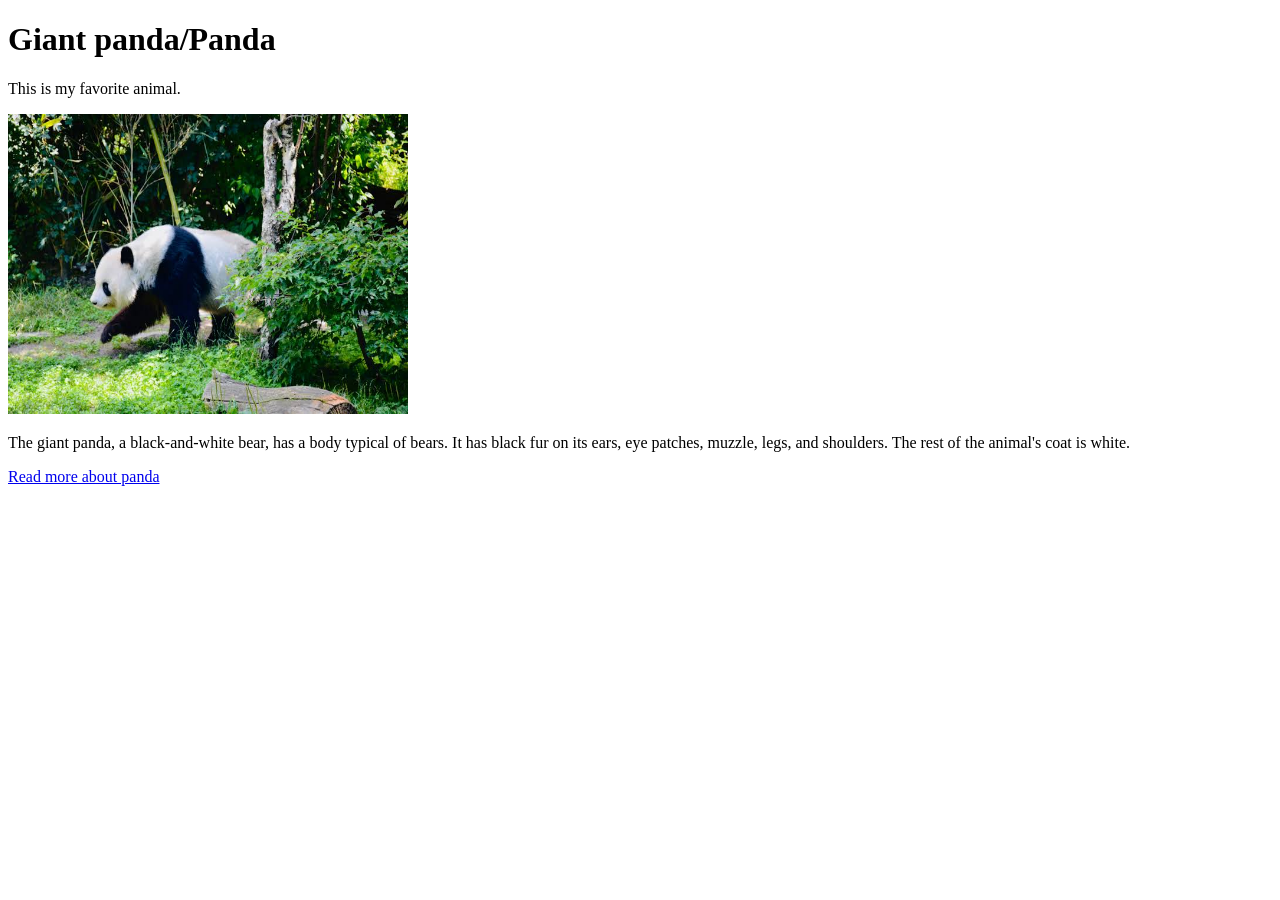
<file: WS01_HTML_basic/index.html>
<!DOCTYPE html>
<html lang="en">
<head>
    <meta charset="UTF-8">
    <title>My favorite animal</title>
</head>
<body>

    <h1>Giant panda/Panda</h1>
    <p>This is my favorite animal.</p>
    <img src="images/panda.jpg" alt="Panda" height="300" width="400">
    <p>The giant panda, a black-and-white bear, has a body typical of bears.
        It has black fur on its ears, eye patches, muzzle, legs, and shoulders. 
        The rest of the animal's coat is white.</p>
    <a href="https://fi.wikipedia.org/wiki/Panda">
        Read more about panda</a>
</body>
</html>
</file>
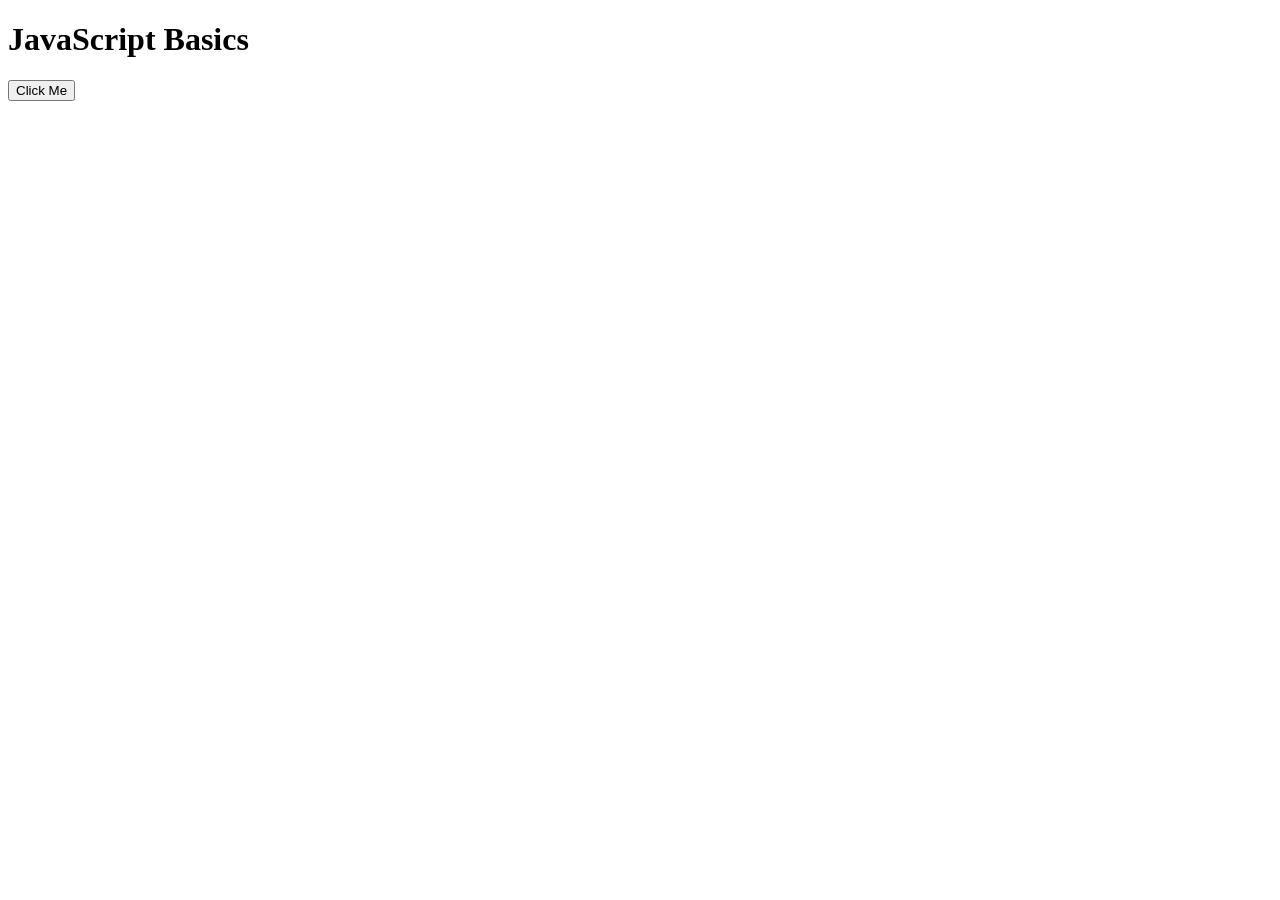
<file: WS02_JavaScript_Basics/index.html>
<!DOCTYPE html>
<html lang="en">
<head>
    <script src="./js/script.js"></script>
    <meta charset="UTF-8">
    <meta name="viewport" content="width=device-width, initial-scale=1.0">
    <title>WS02</title>
</head>
<body>
    <h1>JavaScript Basics</h1>
    <button onclick="alert('Hello World!')">Click Me</button>
</body>
</html>
</file>
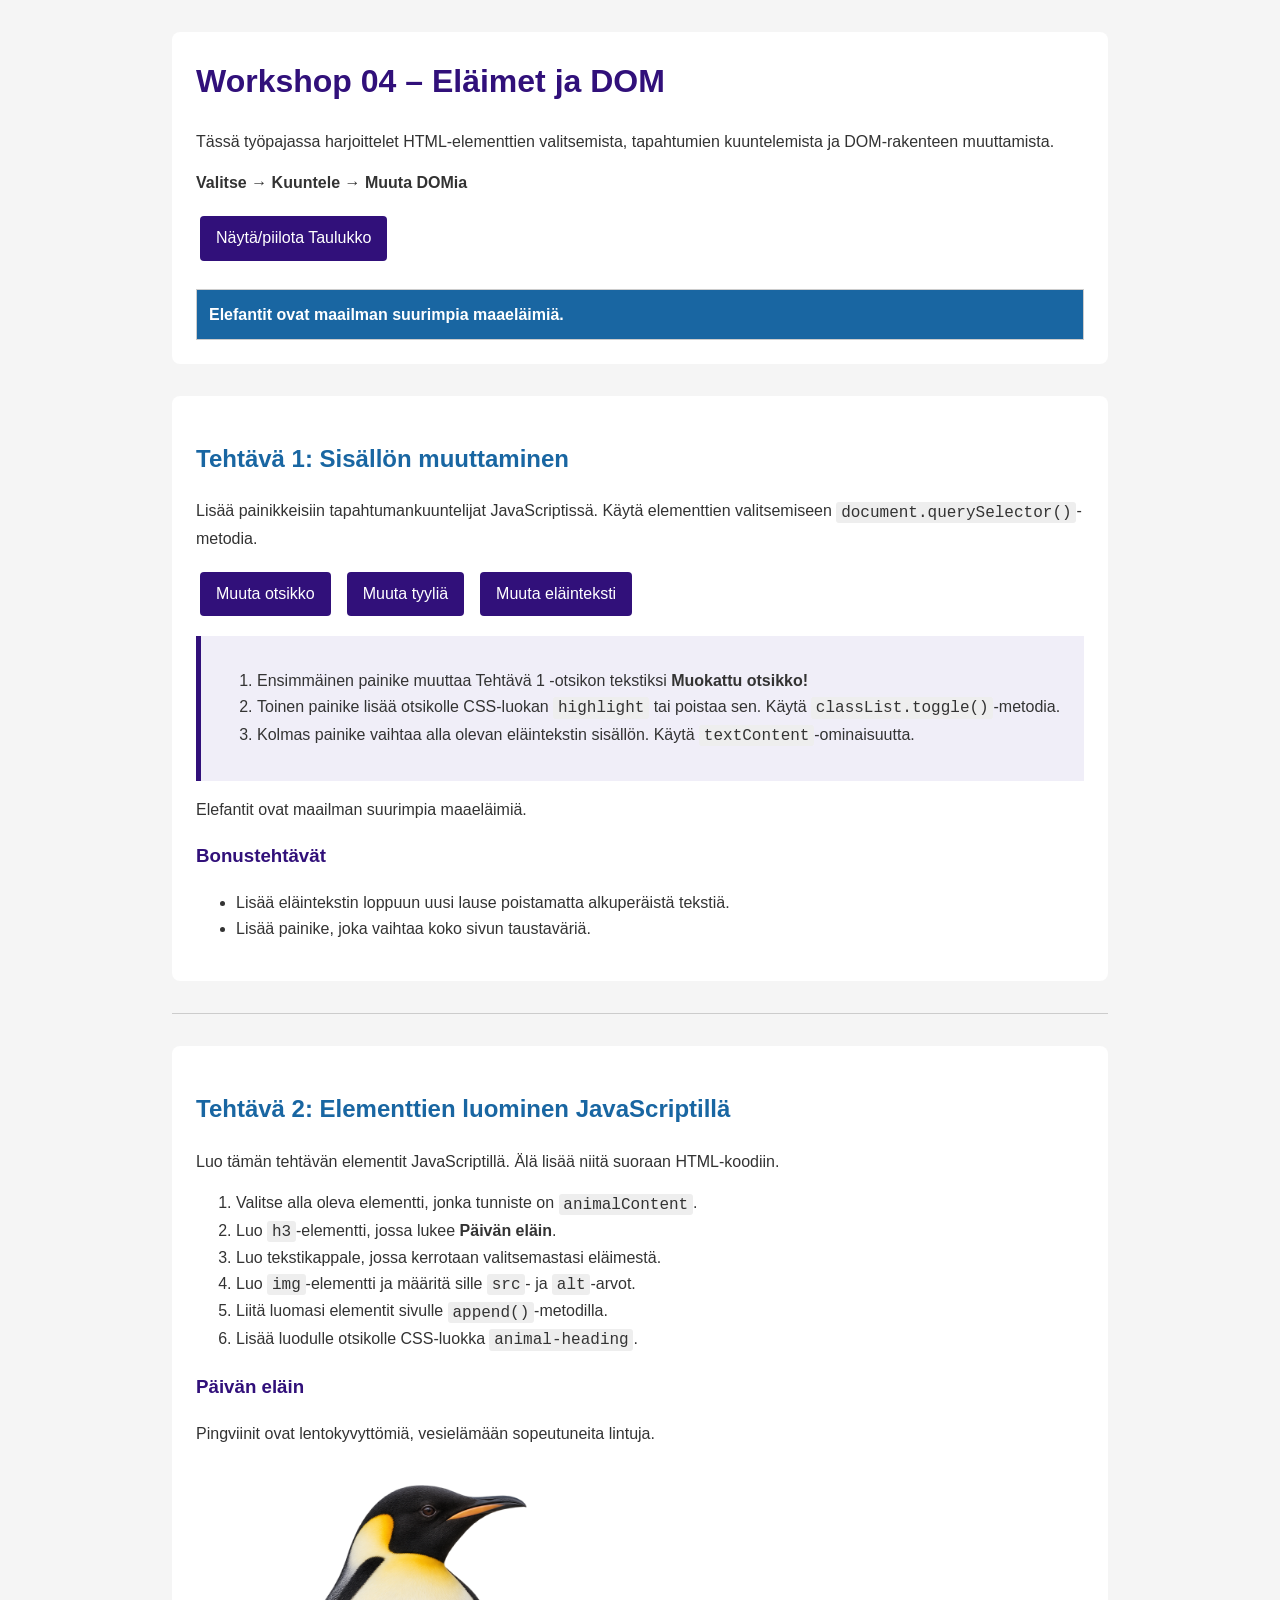
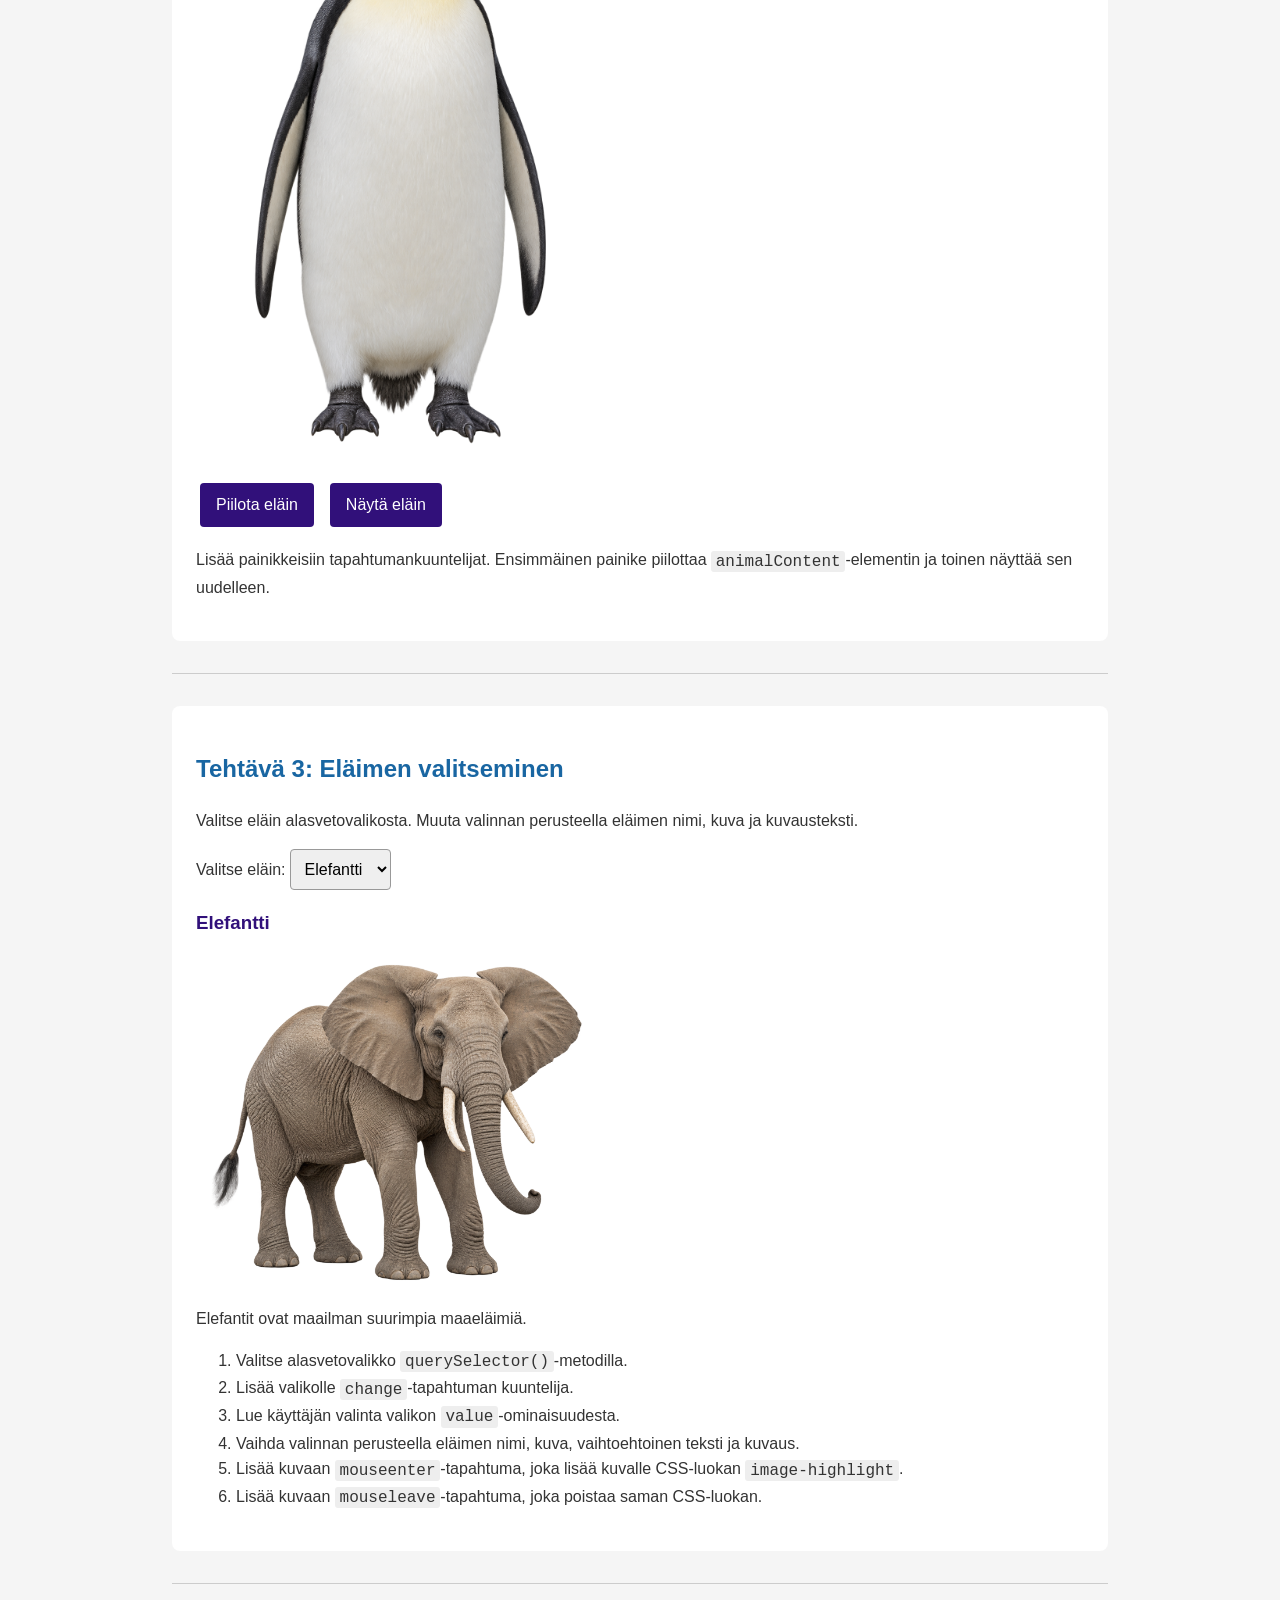
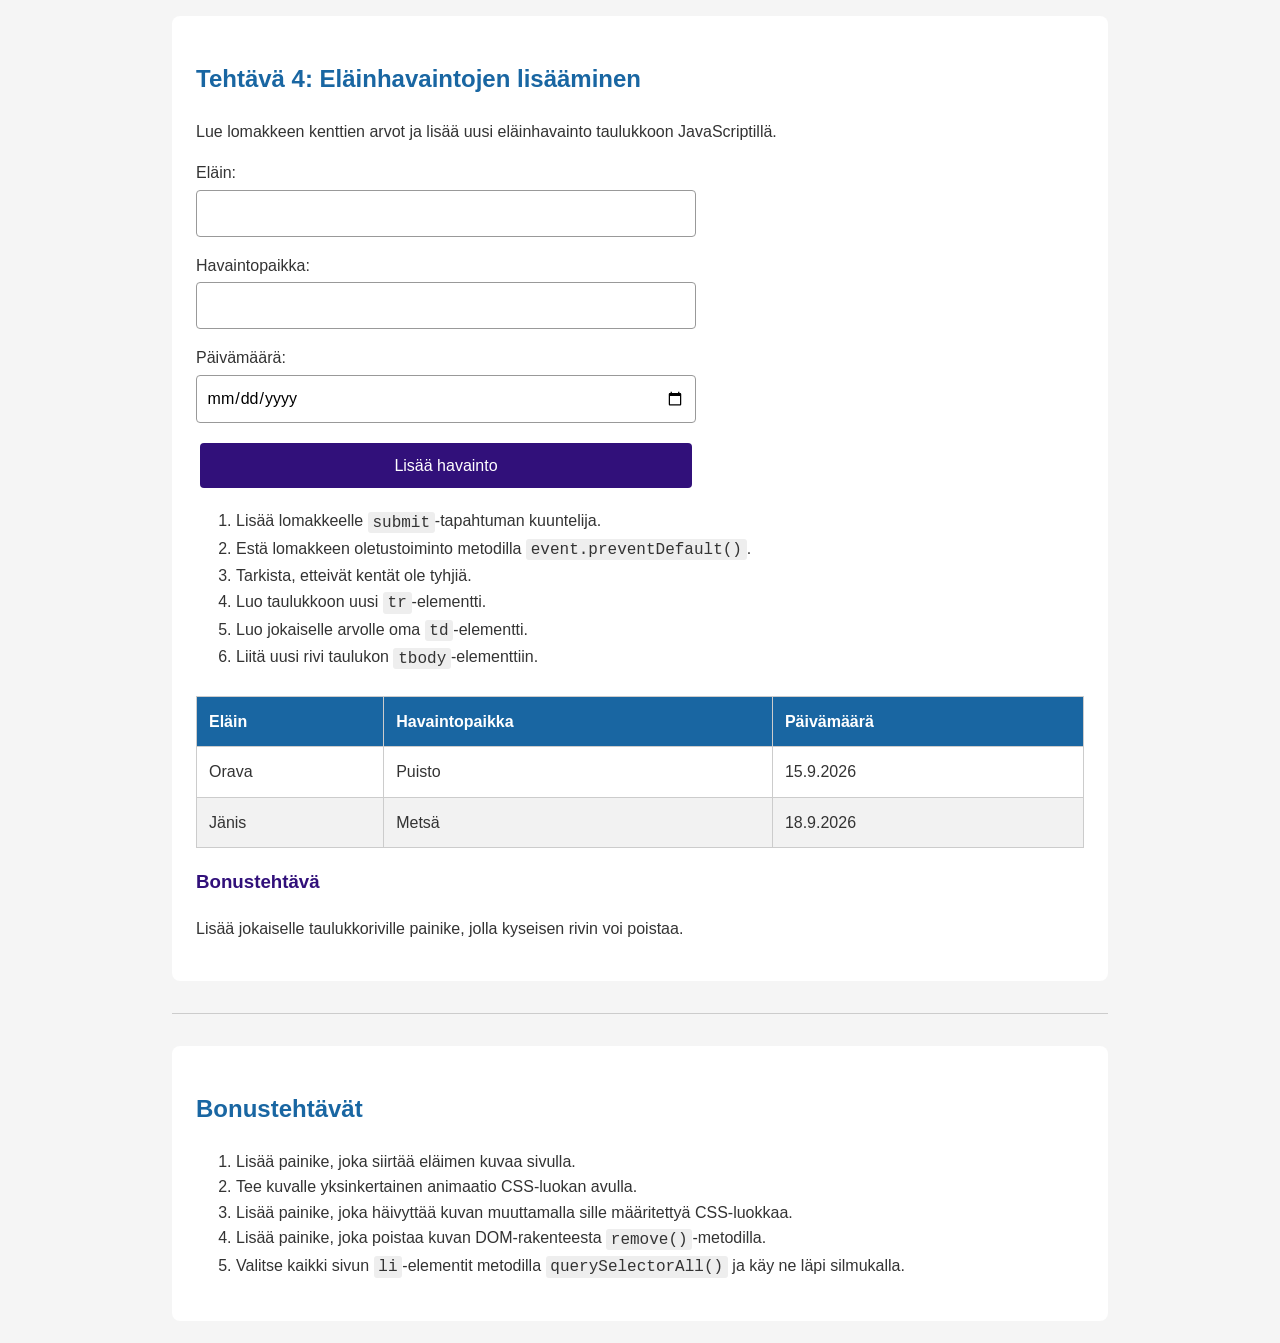
<file: WS04_DOM/index.html>
<!DOCTYPE html>
<html lang="fi">

<head>
    <meta charset="UTF-8">
    <meta name="viewport" content="width=device-width, initial-scale=1.0">

    <title>Workshop 04 – DOM-skriptaus</title>

    <link rel="stylesheet" href="css/styles.css">
    <script src="js/script.js" defer></script>
</head>

<body>
    <header>
        <h1 id="mainHeading">Workshop 04 – Eläimet ja DOM</h1>

        <p>
            Tässä työpajassa harjoittelet HTML-elementtien valitsemista,
            tapahtumien kuuntelemista ja DOM-rakenteen muuttamista.
        </p>

        <p>
            <strong>Valitse → Kuuntele → Muuta DOMia</strong>
        </p>

        <p>
            <button id="animalButton">Näytä/piilota Taulukko</button>
        </p>
        
        <table id="animalTable">
            <thead>
                <tr>
                    <th>Elefantit ovat maailman suurimpia maaeläimiä.</th>
                </tr>
            </thead>
        </table>
    </header>

    <main>
        <!-- TEHTÄVÄ 1 -->
        <section>
            <h2 id="taskOneHeading">Tehtävä 1: Sisällön muuttaminen</h2>

            <p>
                Lisää painikkeisiin tapahtumankuuntelijat JavaScriptissä.
                Käytä elementtien valitsemiseen
                <code>document.querySelector()</code>-metodia.
            </p>

            <div class="buttons">
                <button id="changeHeadingButton">
                    Muuta otsikko
                </button>

                <button id="changeStyleButton">
                    Muuta tyyliä
                </button>

                <button id="changeTextButton">
                    Muuta eläinteksti
                </button>
            </div>

            <div class="instructions">
                <ol>
                    <li>
                        Ensimmäinen painike muuttaa Tehtävä 1 -otsikon tekstiksi
                        <strong>Muokattu otsikko!</strong>
                    </li>

                    <li>
                        Toinen painike lisää otsikolle CSS-luokan
                        <code>highlight</code> tai poistaa sen.
                        Käytä <code>classList.toggle()</code>-metodia.
                    </li>

                    <li>
                        Kolmas painike vaihtaa alla olevan eläintekstin sisällön.
                        Käytä <code>textContent</code>-ominaisuutta.
                    </li>
                </ol>
            </div>

            <p id="animalText">
                Elefantit ovat maailman suurimpia maaeläimiä.
            </p>

            <h3>Bonustehtävät</h3>

            <ul>
                <li>
                    Lisää eläintekstin loppuun uusi lause poistamatta
                    alkuperäistä tekstiä.
                </li>

                <li>
                    Lisää painike, joka vaihtaa koko sivun taustaväriä.
                </li>
            </ul>
        </section>

        <hr>

        <!-- TEHTÄVÄ 2 -->
        <section>
            <h2>Tehtävä 2: Elementtien luominen JavaScriptillä</h2>

            <p>
                Luo tämän tehtävän elementit JavaScriptillä. Älä lisää niitä
                suoraan HTML-koodiin.
            </p>

            <ol>
                <li>
                    Valitse alla oleva elementti, jonka tunniste on
                    <code>animalContent</code>.
                </li>

                <li>
                    Luo <code>h3</code>-elementti, jossa lukee
                    <strong>Päivän eläin</strong>.
                </li>

                <li>
                    Luo tekstikappale, jossa kerrotaan valitsemastasi eläimestä.
                </li>

                <li>
                    Luo <code>img</code>-elementti ja määritä sille
                    <code>src</code>- ja <code>alt</code>-arvot.
                </li>

                <li>
                    Liitä luomasi elementit sivulle
                    <code>append()</code>-metodilla.
                </li>

                <li>
                    Lisää luodulle otsikolle CSS-luokka
                    <code>animal-heading</code>.
                </li>
            </ol>

            <div id="animalContent"></div>

            <div class="buttons">
                <button id="hideAnimalButton">
                    Piilota eläin
                </button>

                <button id="showAnimalButton">
                    Näytä eläin
                </button>
            </div>

            <p>
                Lisää painikkeisiin tapahtumankuuntelijat. Ensimmäinen painike
                piilottaa <code>animalContent</code>-elementin ja toinen näyttää
                sen uudelleen.
            </p>
        </section>

        <hr>

        <!-- TEHTÄVÄ 3 -->
        <section>
            <h2>Tehtävä 3: Eläimen valitseminen</h2>

            <p>
                Valitse eläin alasvetovalikosta. Muuta valinnan perusteella
                eläimen nimi, kuva ja kuvausteksti.
            </p>

            <label for="animalSelect">Valitse eläin:</label>

            <select id="animalSelect">
                <option value="elephant">Elefantti</option>
                <option value="tiger">Tiikeri</option>
                <option value="penguin">Pingviini</option>
                <option value="panda">Panda</option>
            </select>

            <article id="selectedAnimal">
                <h3 id="animalName">Elefantti</h3>

                <img
                    id="animalImage"
                    src="images/elephant.png"
                    alt="Elefantti"
                >

                <p id="animalDescription">
                    Elefantit ovat maailman suurimpia maaeläimiä.
                </p>
            </article>

            <ol>
                <li>
                    Valitse alasvetovalikko
                    <code>querySelector()</code>-metodilla.
                </li>

                <li>
                    Lisää valikolle <code>change</code>-tapahtuman kuuntelija.
                </li>

                <li>
                    Lue käyttäjän valinta valikon
                    <code>value</code>-ominaisuudesta.
                </li>

                <li>
                    Vaihda valinnan perusteella eläimen nimi, kuva,
                    vaihtoehtoinen teksti ja kuvaus.
                </li>

                <li>
                    Lisää kuvaan <code>mouseenter</code>-tapahtuma, joka lisää
                    kuvalle CSS-luokan <code>image-highlight</code>.
                </li>

                <li>
                    Lisää kuvaan <code>mouseleave</code>-tapahtuma, joka poistaa
                    saman CSS-luokan.
                </li>
            </ol>
        </section>

        <hr>

        <!-- TEHTÄVÄ 4 -->
        <section>
            <h2>Tehtävä 4: Eläinhavaintojen lisääminen</h2>

            <p>
                Lue lomakkeen kenttien arvot ja lisää uusi eläinhavainto
                taulukkoon JavaScriptillä.
            </p>

            <form id="animalForm">
                <div>
                    <label for="observationAnimal">Eläin:</label>

                    <input
                        type="text"
                        id="observationAnimal"
                        name="observationAnimal"
                    >
                </div>

                <div>
                    <label for="observationLocation">Havaintopaikka:</label>

                    <input
                        type="text"
                        id="observationLocation"
                        name="observationLocation"
                    >
                </div>

                <div>
                    <label for="observationDate">Päivämäärä:</label>

                    <input
                        type="date"
                        id="observationDate"
                        name="observationDate"
                    >
                </div>

                <button type="submit">
                    Lisää havainto
                </button>
            </form>

            <ol>
                <li>
                    Lisää lomakkeelle <code>submit</code>-tapahtuman kuuntelija.
                </li>

                <li>
                    Estä lomakkeen oletustoiminto metodilla
                    <code>event.preventDefault()</code>.
                </li>

                <li>
                    Tarkista, etteivät kentät ole tyhjiä.
                </li>

                <li>
                    Luo taulukkoon uusi <code>tr</code>-elementti.
                </li>

                <li>
                    Luo jokaiselle arvolle oma <code>td</code>-elementti.
                </li>

                <li>
                    Liitä uusi rivi taulukon <code>tbody</code>-elementtiin.
                </li>
            </ol>

            <table id="observationTable">
                <thead>
                    <tr>
                        <th>Eläin</th>
                        <th>Havaintopaikka</th>
                        <th>Päivämäärä</th>
                    </tr>
                </thead>

                <tbody id="observationTableBody">
                    <tr>
                        <td>Orava</td>
                        <td>Puisto</td>
                        <td>15.9.2026</td>
                    </tr>

                    <tr>
                        <td>Jänis</td>
                        <td>Metsä</td>
                        <td>18.9.2026</td>
                    </tr>
                </tbody>
            </table>

            <h3>Bonustehtävä</h3>

            <p>
                Lisää jokaiselle taulukkoriville painike, jolla kyseisen rivin
                voi poistaa.
            </p>
        </section>

        <hr>

        <!-- BONUSTEHTÄVÄT -->
        <section>
            <h2>Bonustehtävät</h2>

            <ol>
                <li>
                    Lisää painike, joka siirtää eläimen kuvaa sivulla.
                </li>

                <li>
                    Tee kuvalle yksinkertainen animaatio CSS-luokan avulla.
                </li>

                <li>
                    Lisää painike, joka häivyttää kuvan muuttamalla sille
                    määritettyä CSS-luokkaa.
                </li>

                <li>
                    Lisää painike, joka poistaa kuvan DOM-rakenteesta
                    <code>remove()</code>-metodilla.
                </li>

                <li>
                    Valitse kaikki sivun <code>li</code>-elementit metodilla
                    <code>querySelectorAll()</code> ja käy ne läpi silmukalla.
                </li>
            </ol>
        </section>
    </main>
</body>

</html>
</file>
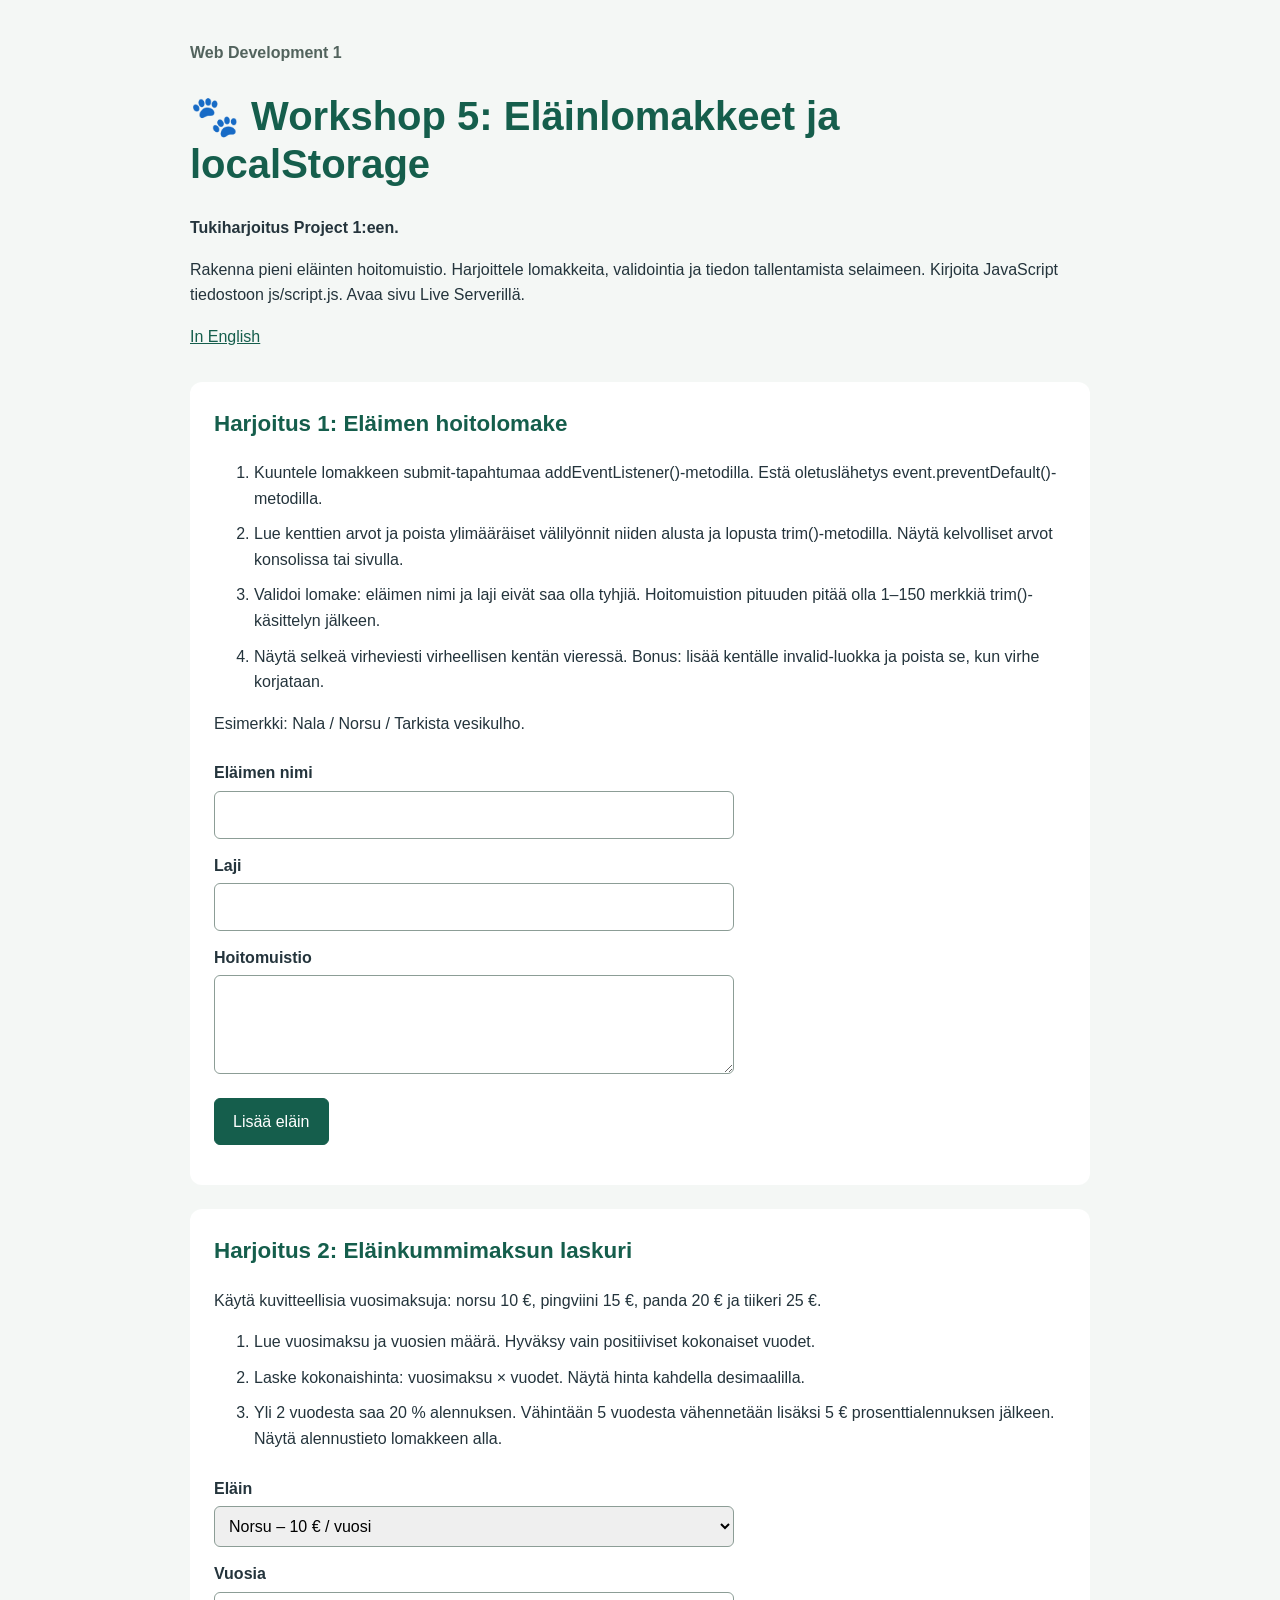
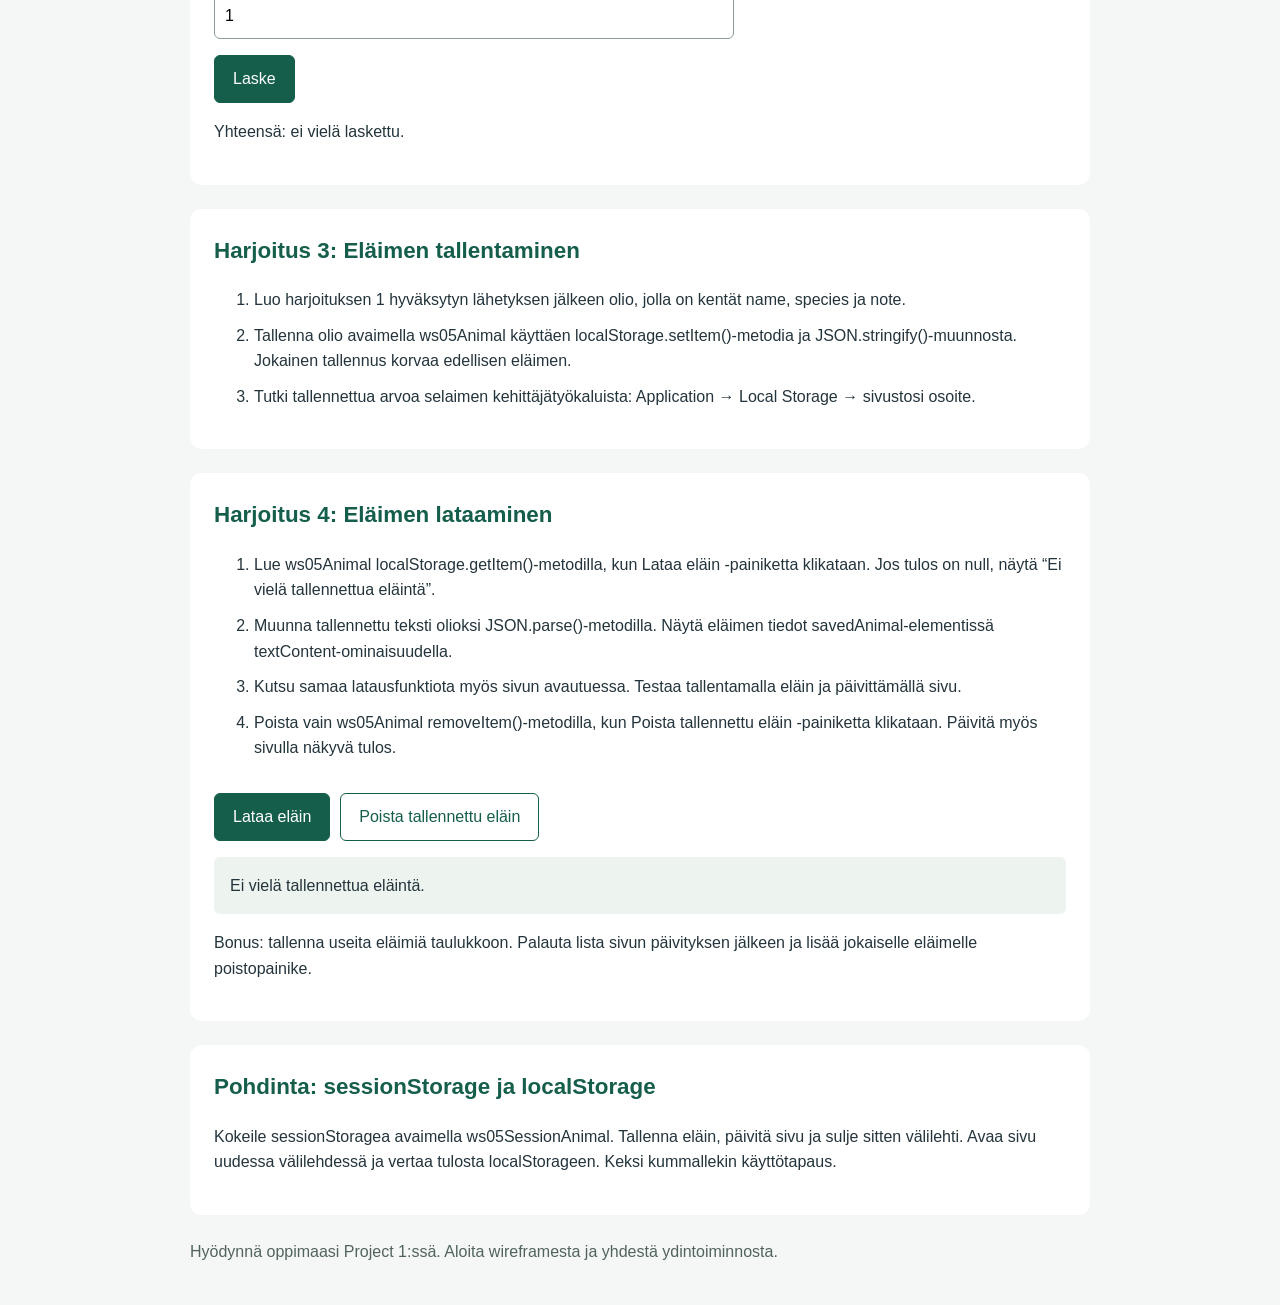
<file: WS05_Forms/index.html>
<!DOCTYPE html>
<html lang="fi">
<head>
  <meta charset="UTF-8">
  <meta name="viewport" content="width=device-width, initial-scale=1.0">
  <title>Workshop 5: Eläinlomakkeet ja localStorage</title>
  <link rel="stylesheet" href="css/styles.css">
  <script src="js/script.js" defer></script>
</head>
<body>
<main>
<header>
  <p class="course">Web Development 1</p>
  <h1>🐾 Workshop 5: Eläinlomakkeet ja localStorage</h1>
  <p class="notice">Tukiharjoitus Project 1:een.</p>
  <p>Rakenna pieni eläinten hoitomuistio. Harjoittele lomakkeita, validointia ja tiedon tallentamista selaimeen. Kirjoita JavaScript tiedostoon js/script.js. Avaa sivu Live Serverillä.</p>
  <a href="index.html" lang="en">In English</a>
</header>
<section>
  <h2>Harjoitus 1: Eläimen hoitolomake</h2>
  <ol><li>Kuuntele lomakkeen submit-tapahtumaa addEventListener()-metodilla. Estä oletuslähetys event.preventDefault()-metodilla.</li><li>Lue kenttien arvot ja poista ylimääräiset välilyönnit niiden alusta ja lopusta trim()-metodilla. Näytä kelvolliset arvot konsolissa tai sivulla.</li><li>Validoi lomake: eläimen nimi ja laji eivät saa olla tyhjiä. Hoitomuistion pituuden pitää olla 1–150 merkkiä trim()-käsittelyn jälkeen.</li><li>Näytä selkeä virheviesti virheellisen kentän vieressä. Bonus: lisää kentälle invalid-luokka ja poista se, kun virhe korjataan.</li></ol>
  <p>Esimerkki: Nala / Norsu / Tarkista vesikulho.</p>
  <!-- novalidate allows students to practise JavaScript validation. -->
  <form id="animalForm" novalidate>
    <label for="animalName">Eläimen nimi</label>
    <input id="animalName" name="name" type="text" required aria-describedby="nameError">
    <span id="nameError" class="error" aria-live="polite"></span>
    <label for="animalSpecies">Laji</label>
    <input id="animalSpecies" name="species" type="text" required aria-describedby="speciesError">
    <span id="speciesError" class="error" aria-live="polite"></span>
    <label for="careNote">Hoitomuistio</label>
    <textarea id="careNote" name="note" rows="3" required aria-describedby="noteError"></textarea>
    <span id="noteError" class="error" aria-live="polite"></span>
    <button type="submit">Lisää eläin</button>
  </form>
  <p id="formResult" role="status"></p>
</section>
<section>
  <h2>Harjoitus 2: Eläinkummimaksun laskuri</h2>
  <p>Käytä kuvitteellisia vuosimaksuja: norsu 10 €, pingviini 15 €, panda 20 € ja tiikeri 25 €.</p>
  <ol><li>Lue vuosimaksu ja vuosien määrä. Hyväksy vain positiiviset kokonaiset vuodet.</li><li>Laske kokonaishinta: vuosimaksu × vuodet. Näytä hinta kahdella desimaalilla.</li><li>Yli 2 vuodesta saa 20 % alennuksen. Vähintään 5 vuodesta vähennetään lisäksi 5 € prosenttialennuksen jälkeen. Näytä alennustieto lomakkeen alla.</li></ol>
  <form id="sponsorForm">
    <label for="animalType">Eläin</label>
    <select id="animalType" name="type"><option value="10">Norsu – 10 € / vuosi</option><option value="15">Pingviini – 15 € / vuosi</option><option value="20">Panda – 20 € / vuosi</option><option value="25">Tiikeri – 25 € / vuosi</option></select>
    <label for="years">Vuosia</label>
    <input id="years" name="years" type="number" min="1" step="1" value="1" required>
    <button type="submit">Laske</button>
  </form>
  <p id="cost" role="status">Yhteensä: ei vielä laskettu.</p>
  <p id="discountMessage" aria-live="polite"></p>
</section>
<section>
  <h2>Harjoitus 3: Eläimen tallentaminen</h2>
  <ol><li>Luo harjoituksen 1 hyväksytyn lähetyksen jälkeen olio, jolla on kentät name, species ja note.</li><li>Tallenna olio avaimella ws05Animal käyttäen localStorage.setItem()-metodia ja JSON.stringify()-muunnosta. Jokainen tallennus korvaa edellisen eläimen.</li><li>Tutki tallennettua arvoa selaimen kehittäjätyökaluista: Application → Local Storage → sivustosi osoite.</li></ol>
</section>
<section>
  <h2>Harjoitus 4: Eläimen lataaminen</h2>
  <ol><li>Lue ws05Animal localStorage.getItem()-metodilla, kun Lataa eläin -painiketta klikataan. Jos tulos on null, näytä “Ei vielä tallennettua eläintä”.</li><li>Muunna tallennettu teksti olioksi JSON.parse()-metodilla. Näytä eläimen tiedot savedAnimal-elementissä textContent-ominaisuudella.</li><li>Kutsu samaa latausfunktiota myös sivun avautuessa. Testaa tallentamalla eläin ja päivittämällä sivu.</li><li>Poista vain ws05Animal removeItem()-metodilla, kun Poista tallennettu eläin -painiketta klikataan. Päivitä myös sivulla näkyvä tulos.</li></ol>
  <div class="actions">
    <button type="button" id="loadAnimal">Lataa eläin</button>
    <button type="button" id="clearAnimal" class="secondary">Poista tallennettu eläin</button>
  </div>
  <p id="savedAnimal" class="saved" role="status">Tallennetun eläimen tiedot näkyvät tässä.</p>
  <p>Bonus: tallenna useita eläimiä taulukkoon. Palauta lista sivun päivityksen jälkeen ja lisää jokaiselle eläimelle poistopainike.</p>
</section>
<section>
  <h2>Pohdinta: sessionStorage ja localStorage</h2>
  <p>Kokeile sessionStoragea avaimella ws05SessionAnimal. Tallenna eläin, päivitä sivu ja sulje sitten välilehti. Avaa sivu uudessa välilehdessä ja vertaa tulosta localStorageen. Keksi kummallekin käyttötapaus.</p>
</section>
<footer><p>Hyödynnä oppimaasi Project 1:ssä. Aloita wireframesta ja yhdestä ydintoiminnosta.</p></footer>
</main>
</body>
</html>
</file>
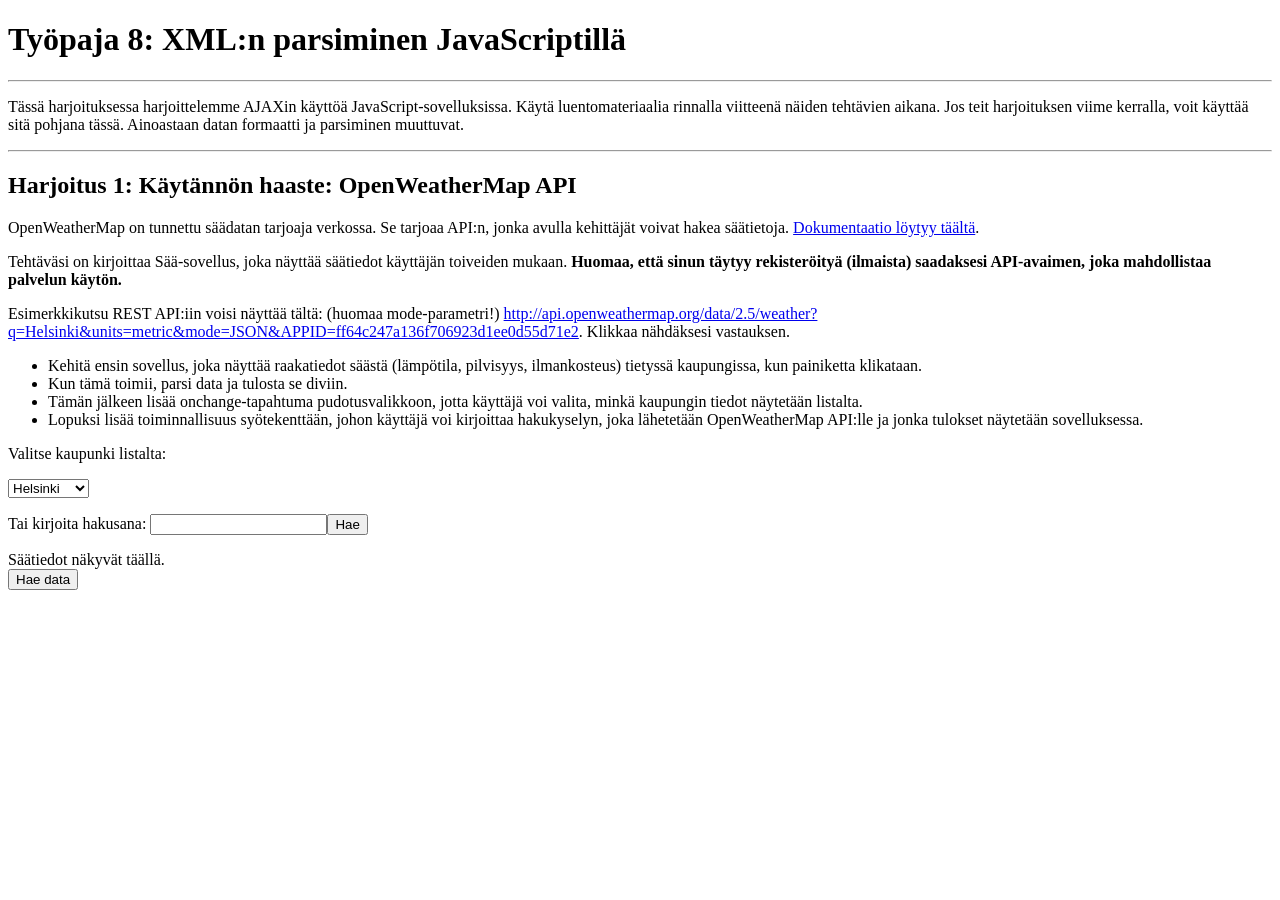
<file: WS08_JSON/index.html>
<!DOCTYPE html>
<HTML lang="fi">

<head>
    <meta charset="utf-8">
    <title>Työpaja 8</title>
     <!--This is a comment. Comments are not displayed in the browser-->
    <!--defer odottaa, että HTML on luettu ennen JavaScriptin suorittamista.-->
    <script src="js/script.js" defer></script>
</head>

<body class="ws8">
    <h1>Työpaja 8: XML:n parsiminen JavaScriptillä</h1>
    <hr />
    <p>Tässä harjoituksessa harjoittelemme AJAXin käyttöä JavaScript-sovelluksissa. Käytä luentomateriaalia rinnalla
        viitteenä näiden tehtävien aikana. Jos teit harjoituksen viime kerralla, voit käyttää sitä pohjana tässä.
        Ainoastaan datan formaatti ja parsiminen muuttuvat.</p>

    <hr />
    <h2>Harjoitus 1: Käytännön haaste: OpenWeatherMap API</h2>

    <p>OpenWeatherMap on tunnettu säädatan tarjoaja verkossa. Se tarjoaa API:n, jonka avulla kehittäjät voivat hakea
        säätietoja. <a href="https://openweathermap.org/api">Dokumentaatio löytyy täältä</a>.</p>
    <p>Tehtäväsi on kirjoittaa Sää-sovellus, joka näyttää säätiedot käyttäjän toiveiden mukaan. <b>Huomaa, että sinun
            täytyy rekisteröityä (ilmaista) saadaksesi API-avaimen, joka mahdollistaa palvelun käytön.</b></p>

    <p>Esimerkkikutsu REST API:iin voisi näyttää tältä: (huomaa mode-parametri!) <a
            href="http://api.openweathermap.org/data/2.5/weather?q=Helsinki&units=metric&mode=xml&APPID=ff64c247a136f706923d1ee0d55d71e2">http://api.openweathermap.org/data/2.5/weather?q=Helsinki&units=metric&mode=JSON&APPID=ff64c247a136f706923d1ee0d55d71e2</a>.
        Klikkaa nähdäksesi vastauksen.</p>
    <ul>
        <li>Kehitä ensin sovellus, joka näyttää raakatiedot säästä (lämpötila, pilvisyys, ilmankosteus) tietyssä
            kaupungissa, kun painiketta klikataan.
        <li>Kun tämä toimii, parsi data ja tulosta se diviin.</li>
        <li>Tämän jälkeen lisää onchange-tapahtuma pudotusvalikkoon, jotta käyttäjä voi valita, minkä kaupungin tiedot
            näytetään listalta.</li>
        <li>Lopuksi lisää toiminnallisuus syötekenttään, johon käyttäjä voi kirjoittaa hakukyselyn, joka lähetetään
            OpenWeatherMap API:lle ja jonka tulokset näytetään sovelluksessa.</li>
    </ul>
    <p>Valitse kaupunki listalta:</p>
    <select name="mySelect" id="city" onchange="">
        <option value="Helsinki">Helsinki</option>
        <option value="Stockholm">Tukholma</option>
        <option value="Rome">Rooma</option>
        <option value="New York">New York</option>
    </select>
    <p>Tai kirjoita hakusana: <input id="citysearch" /><button id="search">Hae</button></p>
    <div id="weatherdata">Säätiedot näkyvät täällä.</div>

    <!--This is a comment. Comments are not displayed in the browser-->
    <button id="fetchWeather">Hae data</button>

</body>

</html>
</file>
<file: WS04_DOM/css/styles.css>
* {
    box-sizing: border-box;
}

body {
    max-width: 1000px;
    margin: 0 auto;
    padding: 2rem;

    font-family: "Trebuchet MS", Helvetica, sans-serif;
    line-height: 1.6;
    color: #333333;
    background-color: #f5f5f5;
}

header,
section {
    margin-bottom: 2rem;
    padding: 1.5rem;

    background-color: white;
    border-radius: 8px;
}

h1 {
    margin-top: 0;
    color: #31107a;
}

h2 {
    color: #1966a2;
}

h3 {
    color: #31107a;
}

hr {
    margin: 2rem 0;
    border: 0;
    border-top: 1px solid #cccccc;
}

button {
    margin: 0.25rem;
    padding: 0.6rem 1rem;

    font: inherit;
    color: white;
    background-color: #31107a;

    border: 0;
    border-radius: 4px;
    cursor: pointer;
}

button:hover {
    background-color: #5631a5;
}

button:focus-visible,
input:focus-visible,
select:focus-visible {
    outline: 3px solid #28a78e;
    outline-offset: 2px;
}

.buttons {
    display: flex;
    flex-wrap: wrap;
    gap: 0.5rem;
    margin: 1rem 0;
}

.instructions {
    padding: 1rem;
    background-color: #f0eef8;
    border-left: 5px solid #31107a;
}

code {
    padding: 0.1rem 0.3rem;
    font-family: Consolas, monospace;
    background-color: #eeeeee;
    border-radius: 3px;
}

.highlight {
    padding: 1rem;
    color: white;
    background-color: #31107a;
}

.animal-heading {
    color: #31107a;
    font-family: Arial, sans-serif;
}

.image-highlight {
    border: 6px solid #31107a;
}

#animalImage,
#animalContent img {
    display: block;
    width: 400px;
    max-width: 100%;
    height: auto;
    margin: 1rem 0;
}

form {
    display: grid;
    gap: 1rem;
    max-width: 500px;
    margin: 1rem 0;
}

form div {
    display: grid;
    gap: 0.25rem;
}

input,
select {
    padding: 0.6rem;
    font: inherit;
    border: 1px solid #999999;
    border-radius: 4px;
}

table {
    width: 100%;
    margin-top: 1.5rem;
    border-collapse: collapse;
}

th,
td {
    padding: 0.75rem;
    text-align: left;
    border: 1px solid #cccccc;
}

th {
    color: white;
    background-color: #1966a2;
}

tbody tr:nth-child(even) {
    background-color: #f2f2f2;
}

@media (max-width: 600px) {
    body {
        padding: 1rem;
    }

    header,
    section {
        padding: 1rem;
    }

    .buttons {
        flex-direction: column;
    }

    button {
        width: 100%;
    }
}
</file>
<file: WS05_Forms/css/styles.css>
* { box-sizing: border-box; }
body {
  margin: 0;
  padding: 24px;
  font-family: Arial, Helvetica, sans-serif;
  line-height: 1.6;
  color: #24343c;
  background: #f4f7f5;
}
main { max-width: 900px; margin: auto; }
header { margin-bottom: 32px; }
h1 { font-size: clamp(1.8rem, 4vw, 2.5rem); line-height: 1.2; color: #155e4c; }
h2 { margin-top: 0; color: #155e4c; font-size: 1.4rem; }
.course { color: #52635d; font-weight: bold; }
.notice { font-weight: bold; }
section { margin-bottom: 24px; padding: 24px; background: white; border-radius: 12px; }
li { margin-bottom: 10px; }
a { color: #155e4c; }
form { max-width: 520px; margin-top: 24px; }
label { display: block; margin-top: 14px; font-weight: bold; }
input, select, textarea {
  width: 100%; padding: 10px; margin-top: 5px;
  font: inherit; border: 1px solid #8c9d96; border-radius: 6px;
}
button {
  margin-top: 16px; padding: 10px 18px; font: inherit;
  color: white; background: #155e4c; border: 1px solid #155e4c;
  border-radius: 6px; cursor: pointer;
}
button:hover { background: #104b3d; }
.secondary { color: #155e4c; background: white; }
.secondary:hover { background: #edf4f0; }
.actions { display: flex; flex-wrap: wrap; gap: 10px; }
:focus-visible { outline: 3px solid #bd650d; outline-offset: 3px; }
.error { display: block; color: #b42318; font-size: .95rem; }
.invalid { border: 2px solid #b42318; }
.saved { padding: 16px; background: #edf4f0; border-radius: 6px; white-space: pre-line; }
footer { color: #52635d; }
@media (max-width: 600px) {
  body { padding: 14px; }
  section { padding: 18px; }
}
</file>
